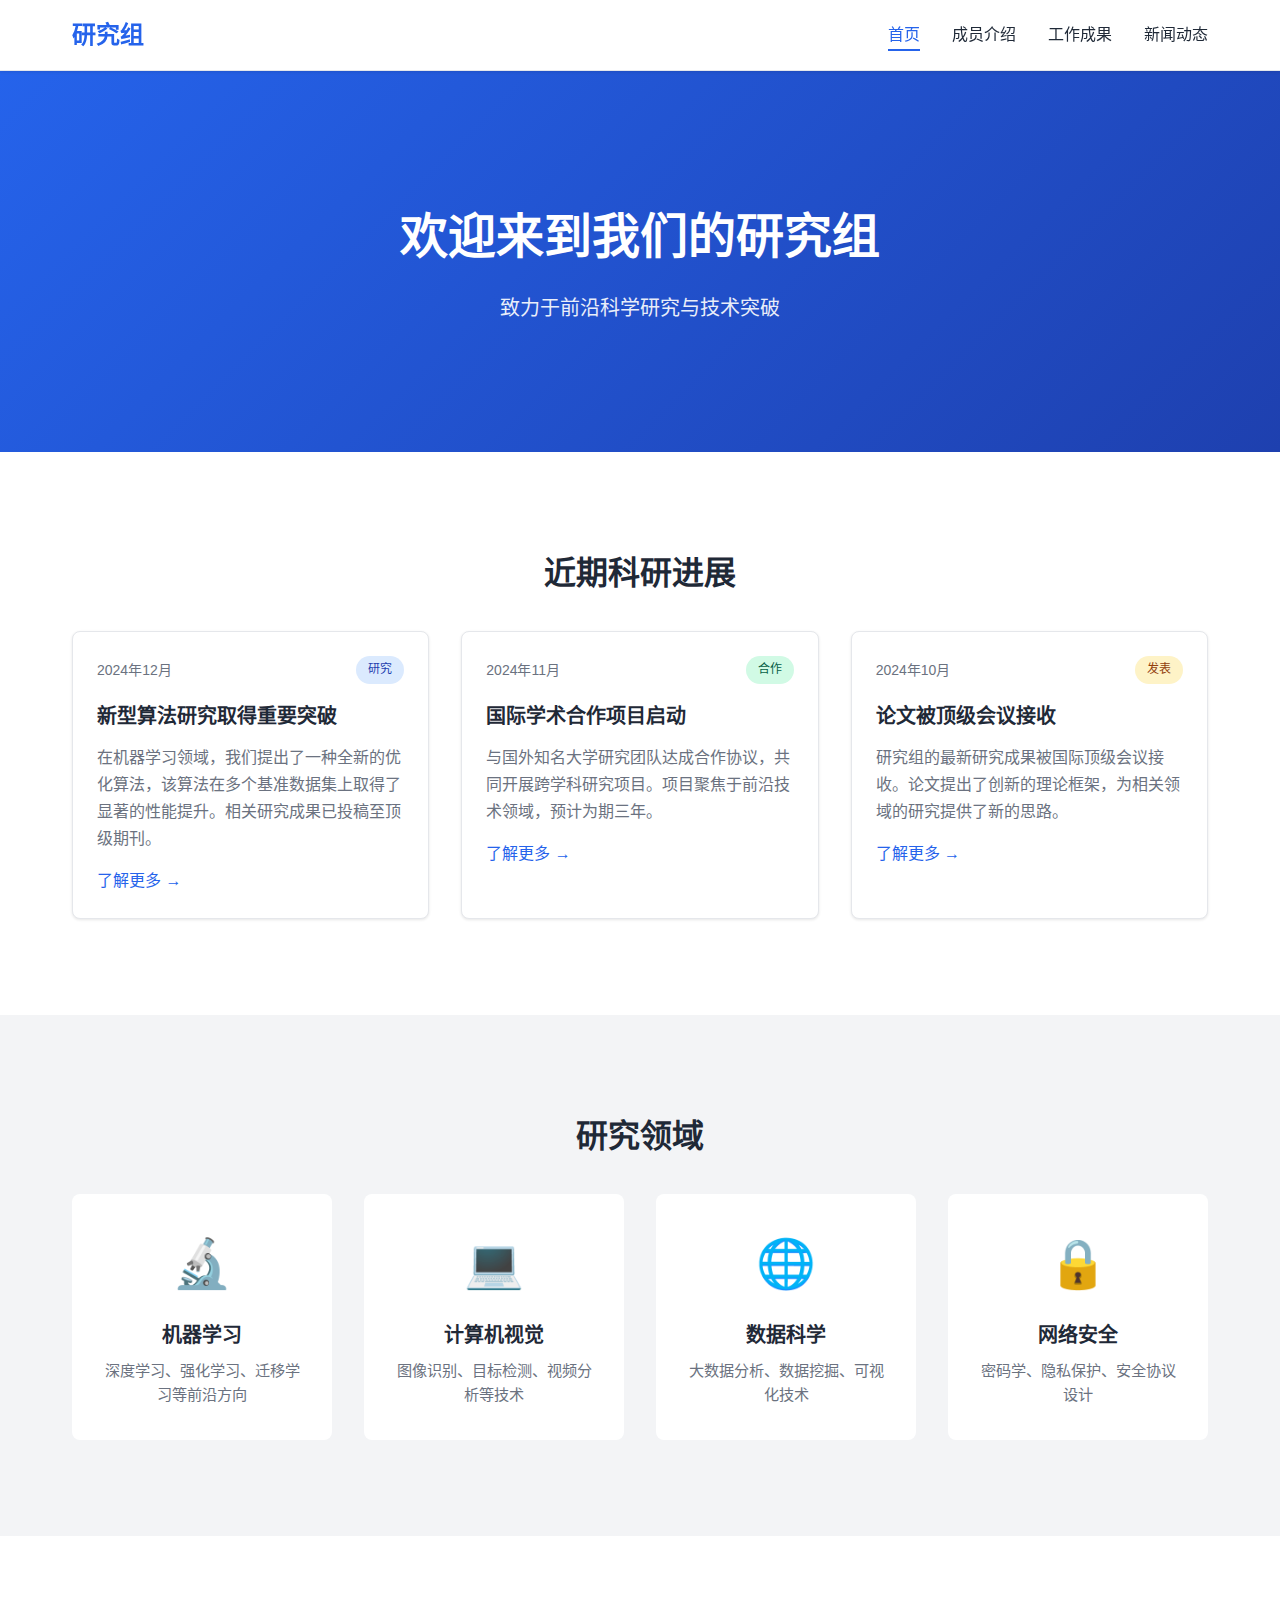
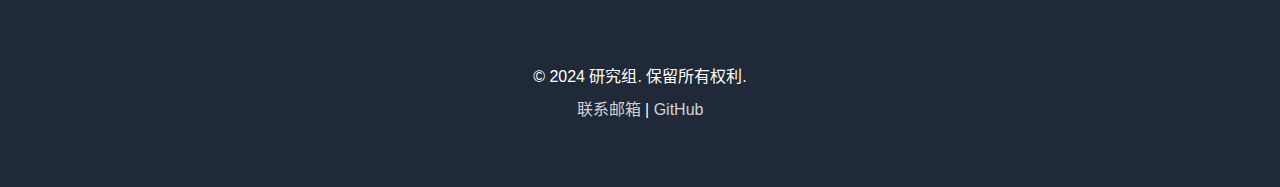
<file: index.html>
<!DOCTYPE html>
<html lang="zh-CN">
<head>
  <meta charset="UTF-8" />
  <meta http-equiv="X-UA-Compatible" content="IE=edge" />
  <meta name="viewport" content="width=device-width, initial-scale=1.0" />
  <title>课题组主页 | Research Group</title>
  <meta name="description" content="课题组官方网站，展示最新科研进展、成员信息、研究成果和新闻动态。" />
  <link rel="stylesheet" href="styles.css" />
</head>
<body>
  <!-- 导航栏 -->
  <nav class="navbar">
    <div class="nav-container">
      <a href="index.html" class="nav-logo">研究组</a>
      <ul class="nav-menu">
        <li><a href="index.html" class="nav-link active">首页</a></li>
        <li><a href="members.html" class="nav-link">成员介绍</a></li>
        <li><a href="achievements.html" class="nav-link">工作成果</a></li>
        <li><a href="news.html" class="nav-link">新闻动态</a></li>
      </ul>
      <div class="nav-toggle" id="navToggle">
        <span></span>
        <span></span>
        <span></span>
      </div>
    </div>
  </nav>

  <!-- 主要内容 -->
  <main class="main-content">
    <!-- 欢迎横幅 -->
    <section class="hero-section">
      <div class="container">
        <h1 class="hero-title">欢迎来到我们的研究组</h1>
        <p class="hero-subtitle">致力于前沿科学研究与技术突破</p>
      </div>
    </section>

    <!-- 近期科研进展 -->
    <section class="section">
      <div class="container">
        <h2 class="section-title">近期科研进展</h2>
        <div class="progress-grid">
          <article class="progress-card">
            <div class="card-header">
              <span class="card-date">2024年12月</span>
              <span class="card-tag tag-research">研究</span>
            </div>
            <h3 class="card-title">新型算法研究取得重要突破</h3>
            <p class="card-content">
              在机器学习领域，我们提出了一种全新的优化算法，该算法在多个基准数据集上取得了显著的性能提升。相关研究成果已投稿至顶级期刊。
            </p>
            <a href="news.html#progress-1" class="card-link">了解更多 →</a>
          </article>

          <article class="progress-card">
            <div class="card-header">
              <span class="card-date">2024年11月</span>
              <span class="card-tag tag-collaboration">合作</span>
            </div>
            <h3 class="card-title">国际学术合作项目启动</h3>
            <p class="card-content">
              与国外知名大学研究团队达成合作协议，共同开展跨学科研究项目。项目聚焦于前沿技术领域，预计为期三年。
            </p>
            <a href="news.html#progress-2" class="card-link">了解更多 →</a>
          </article>

          <article class="progress-card">
            <div class="card-header">
              <span class="card-date">2024年10月</span>
              <span class="card-tag tag-publication">发表</span>
            </div>
            <h3 class="card-title">论文被顶级会议接收</h3>
            <p class="card-content">
              研究组的最新研究成果被国际顶级会议接收。论文提出了创新的理论框架，为相关领域的研究提供了新的思路。
            </p>
            <a href="news.html#progress-3" class="card-link">了解更多 →</a>
          </article>
        </div>
      </div>
    </section>

    <!-- 研究领域 -->
    <section class="section section-alt">
      <div class="container">
        <h2 class="section-title">研究领域</h2>
        <div class="research-areas">
          <div class="area-item">
            <div class="area-icon">🔬</div>
            <h3 class="area-title">机器学习</h3>
            <p class="area-desc">深度学习、强化学习、迁移学习等前沿方向</p>
          </div>
          <div class="area-item">
            <div class="area-icon">💻</div>
            <h3 class="area-title">计算机视觉</h3>
            <p class="area-desc">图像识别、目标检测、视频分析等技术</p>
          </div>
          <div class="area-item">
            <div class="area-icon">🌐</div>
            <h3 class="area-title">数据科学</h3>
            <p class="area-desc">大数据分析、数据挖掘、可视化技术</p>
          </div>
          <div class="area-item">
            <div class="area-icon">🔒</div>
            <h3 class="area-title">网络安全</h3>
            <p class="area-desc">密码学、隐私保护、安全协议设计</p>
          </div>
        </div>
      </div>
    </section>
  </main>

  <!-- 页脚 -->
  <footer class="footer">
    <div class="container">
      <p>&copy; 2024 研究组. 保留所有权利.</p>
      <p class="footer-links">
        <a href="mailto:contact@example.com">联系邮箱</a> | 
        <a href="https://github.com">GitHub</a>
      </p>
    </div>
  </footer>

  <script src="script.js"></script>
</body>
</html>
</file>
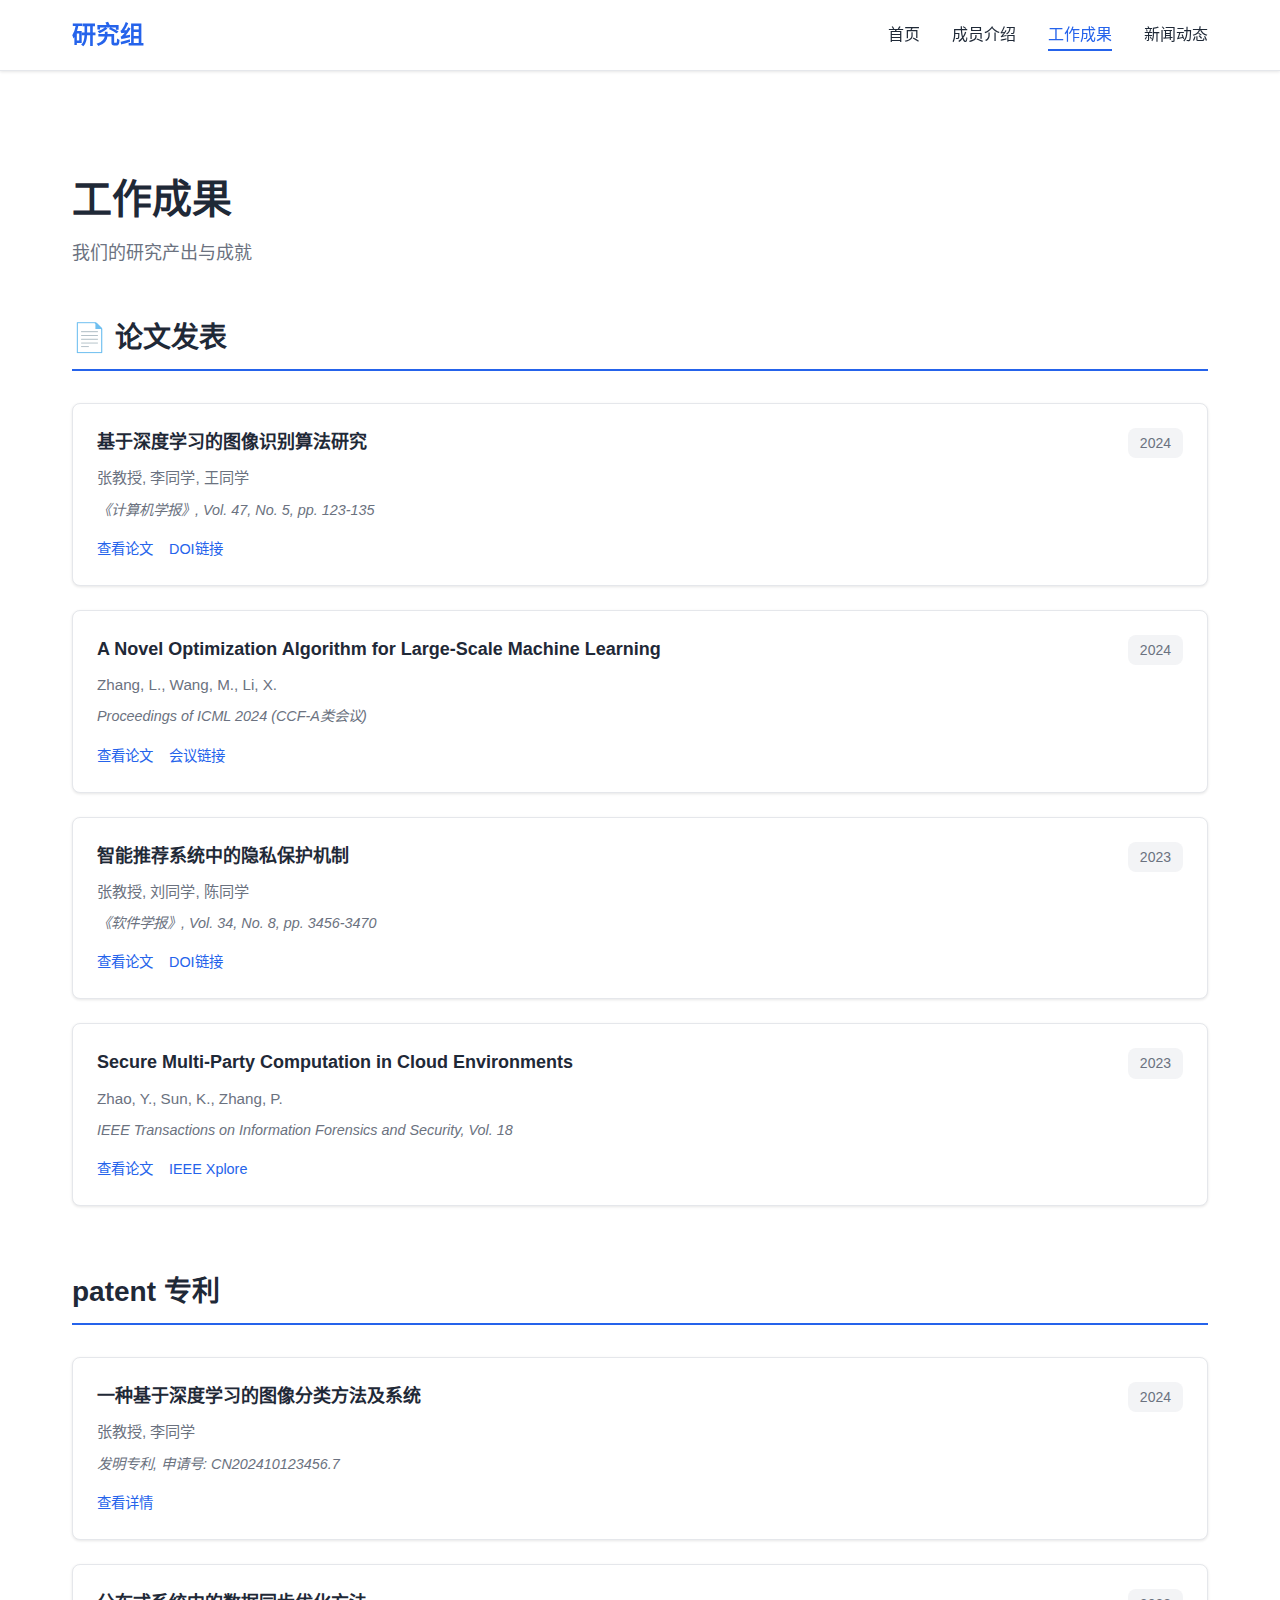
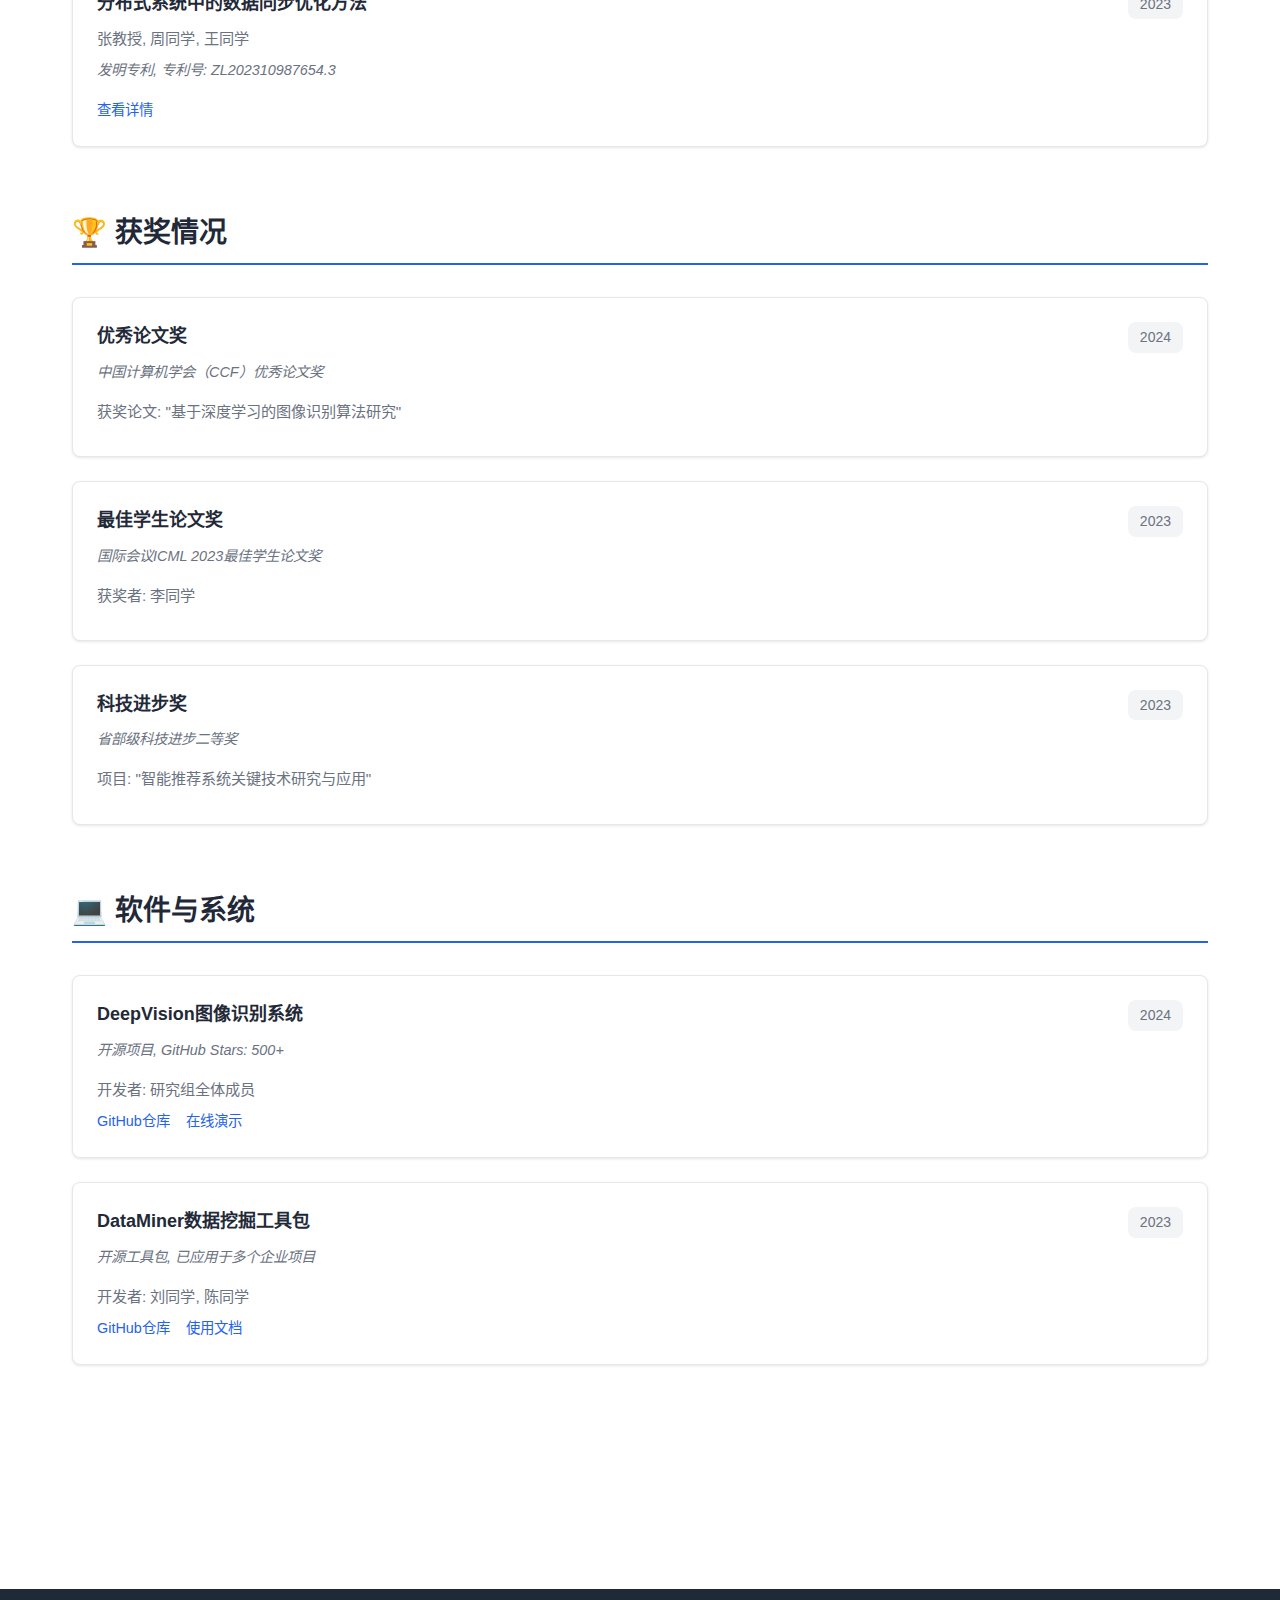
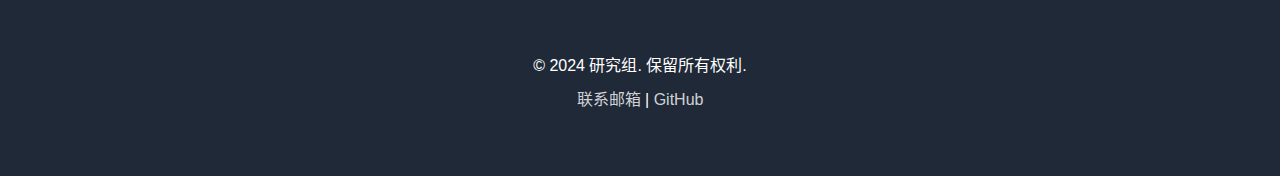
<file: achievements.html>
<!DOCTYPE html>
<html lang="zh-CN">
<head>
  <meta charset="UTF-8" />
  <meta http-equiv="X-UA-Compatible" content="IE=edge" />
  <meta name="viewport" content="width=device-width, initial-scale=1.0" />
  <title>工作成果 | Research Group</title>
  <meta name="description" content="研究组的工作成果展示，包括发表的论文、申请的专利、获得的奖项等。" />
  <link rel="stylesheet" href="styles.css" />
</head>
<body>
  <!-- 导航栏 -->
  <nav class="navbar">
    <div class="nav-container">
      <a href="index.html" class="nav-logo">研究组</a>
      <ul class="nav-menu">
        <li><a href="index.html" class="nav-link">首页</a></li>
        <li><a href="members.html" class="nav-link">成员介绍</a></li>
        <li><a href="achievements.html" class="nav-link active">工作成果</a></li>
        <li><a href="news.html" class="nav-link">新闻动态</a></li>
      </ul>
      <div class="nav-toggle" id="navToggle">
        <span></span>
        <span></span>
        <span></span>
      </div>
    </div>
  </nav>

  <!-- 主要内容 -->
  <main class="main-content">
    <section class="section">
      <div class="container">
        <h1 class="page-title">工作成果</h1>
        <p class="page-subtitle">我们的研究产出与成就</p>

        <!-- 论文发表 -->
        <div class="achievement-section">
          <h2 class="achievement-section-title">📄 论文发表</h2>
          <div class="achievement-list">
            <div class="achievement-item">
              <div class="achievement-header">
                <h3 class="achievement-title">基于深度学习的图像识别算法研究</h3>
                <span class="achievement-year">2024</span>
              </div>
              <p class="achievement-authors">张教授, 李同学, 王同学</p>
              <p class="achievement-venue">《计算机学报》, Vol. 47, No. 5, pp. 123-135</p>
              <div class="achievement-actions">
                <a href="#" class="btn-link">查看论文</a>
                <a href="#" class="btn-link">DOI链接</a>
              </div>
            </div>

            <div class="achievement-item">
              <div class="achievement-header">
                <h3 class="achievement-title">A Novel Optimization Algorithm for Large-Scale Machine Learning</h3>
                <span class="achievement-year">2024</span>
              </div>
              <p class="achievement-authors">Zhang, L., Wang, M., Li, X.</p>
              <p class="achievement-venue">Proceedings of ICML 2024 (CCF-A类会议)</p>
              <div class="achievement-actions">
                <a href="#" class="btn-link">查看论文</a>
                <a href="#" class="btn-link">会议链接</a>
              </div>
            </div>

            <div class="achievement-item">
              <div class="achievement-header">
                <h3 class="achievement-title">智能推荐系统中的隐私保护机制</h3>
                <span class="achievement-year">2023</span>
              </div>
              <p class="achievement-authors">张教授, 刘同学, 陈同学</p>
              <p class="achievement-venue">《软件学报》, Vol. 34, No. 8, pp. 3456-3470</p>
              <div class="achievement-actions">
                <a href="#" class="btn-link">查看论文</a>
                <a href="#" class="btn-link">DOI链接</a>
              </div>
            </div>

            <div class="achievement-item">
              <div class="achievement-header">
                <h3 class="achievement-title">Secure Multi-Party Computation in Cloud Environments</h3>
                <span class="achievement-year">2023</span>
              </div>
              <p class="achievement-authors">Zhao, Y., Sun, K., Zhang, P.</p>
              <p class="achievement-venue">IEEE Transactions on Information Forensics and Security, Vol. 18</p>
              <div class="achievement-actions">
                <a href="#" class="btn-link">查看论文</a>
                <a href="#" class="btn-link">IEEE Xplore</a>
              </div>
            </div>
          </div>
        </div>

        <!-- 专利 -->
        <div class="achievement-section">
          <h2 class="achievement-section-title"> patent 专利</h2>
          <div class="achievement-list">
            <div class="achievement-item">
              <div class="achievement-header">
                <h3 class="achievement-title">一种基于深度学习的图像分类方法及系统</h3>
                <span class="achievement-year">2024</span>
              </div>
              <p class="achievement-authors">张教授, 李同学</p>
              <p class="achievement-venue">发明专利, 申请号: CN202410123456.7</p>
              <div class="achievement-actions">
                <a href="#" class="btn-link">查看详情</a>
              </div>
            </div>

            <div class="achievement-item">
              <div class="achievement-header">
                <h3 class="achievement-title">分布式系统中的数据同步优化方法</h3>
                <span class="achievement-year">2023</span>
              </div>
              <p class="achievement-authors">张教授, 周同学, 王同学</p>
              <p class="achievement-venue">发明专利, 专利号: ZL202310987654.3</p>
              <div class="achievement-actions">
                <a href="#" class="btn-link">查看详情</a>
              </div>
            </div>
          </div>
        </div>

        <!-- 获奖情况 -->
        <div class="achievement-section">
          <h2 class="achievement-section-title">🏆 获奖情况</h2>
          <div class="achievement-list">
            <div class="achievement-item">
              <div class="achievement-header">
                <h3 class="achievement-title">优秀论文奖</h3>
                <span class="achievement-year">2024</span>
              </div>
              <p class="achievement-venue">中国计算机学会（CCF）优秀论文奖</p>
              <p class="achievement-authors">获奖论文: "基于深度学习的图像识别算法研究"</p>
            </div>

            <div class="achievement-item">
              <div class="achievement-header">
                <h3 class="achievement-title">最佳学生论文奖</h3>
                <span class="achievement-year">2023</span>
              </div>
              <p class="achievement-venue">国际会议ICML 2023最佳学生论文奖</p>
              <p class="achievement-authors">获奖者: 李同学</p>
            </div>

            <div class="achievement-item">
              <div class="achievement-header">
                <h3 class="achievement-title">科技进步奖</h3>
                <span class="achievement-year">2023</span>
              </div>
              <p class="achievement-venue">省部级科技进步二等奖</p>
              <p class="achievement-authors">项目: "智能推荐系统关键技术研究与应用"</p>
            </div>
          </div>
        </div>

        <!-- 软件/系统 -->
        <div class="achievement-section">
          <h2 class="achievement-section-title">💻 软件与系统</h2>
          <div class="achievement-list">
            <div class="achievement-item">
              <div class="achievement-header">
                <h3 class="achievement-title">DeepVision图像识别系统</h3>
                <span class="achievement-year">2024</span>
              </div>
              <p class="achievement-venue">开源项目, GitHub Stars: 500+</p>
              <p class="achievement-authors">开发者: 研究组全体成员</p>
              <div class="achievement-actions">
                <a href="#" class="btn-link">GitHub仓库</a>
                <a href="#" class="btn-link">在线演示</a>
              </div>
            </div>

            <div class="achievement-item">
              <div class="achievement-header">
                <h3 class="achievement-title">DataMiner数据挖掘工具包</h3>
                <span class="achievement-year">2023</span>
              </div>
              <p class="achievement-venue">开源工具包, 已应用于多个企业项目</p>
              <p class="achievement-authors">开发者: 刘同学, 陈同学</p>
              <div class="achievement-actions">
                <a href="#" class="btn-link">GitHub仓库</a>
                <a href="#" class="btn-link">使用文档</a>
              </div>
            </div>
          </div>
        </div>
      </div>
    </section>
  </main>

  <!-- 页脚 -->
  <footer class="footer">
    <div class="container">
      <p>&copy; 2024 研究组. 保留所有权利.</p>
      <p class="footer-links">
        <a href="mailto:contact@example.com">联系邮箱</a> | 
        <a href="https://github.com">GitHub</a>
      </p>
    </div>
  </footer>

  <script src="script.js"></script>
</body>
</html>
</file>
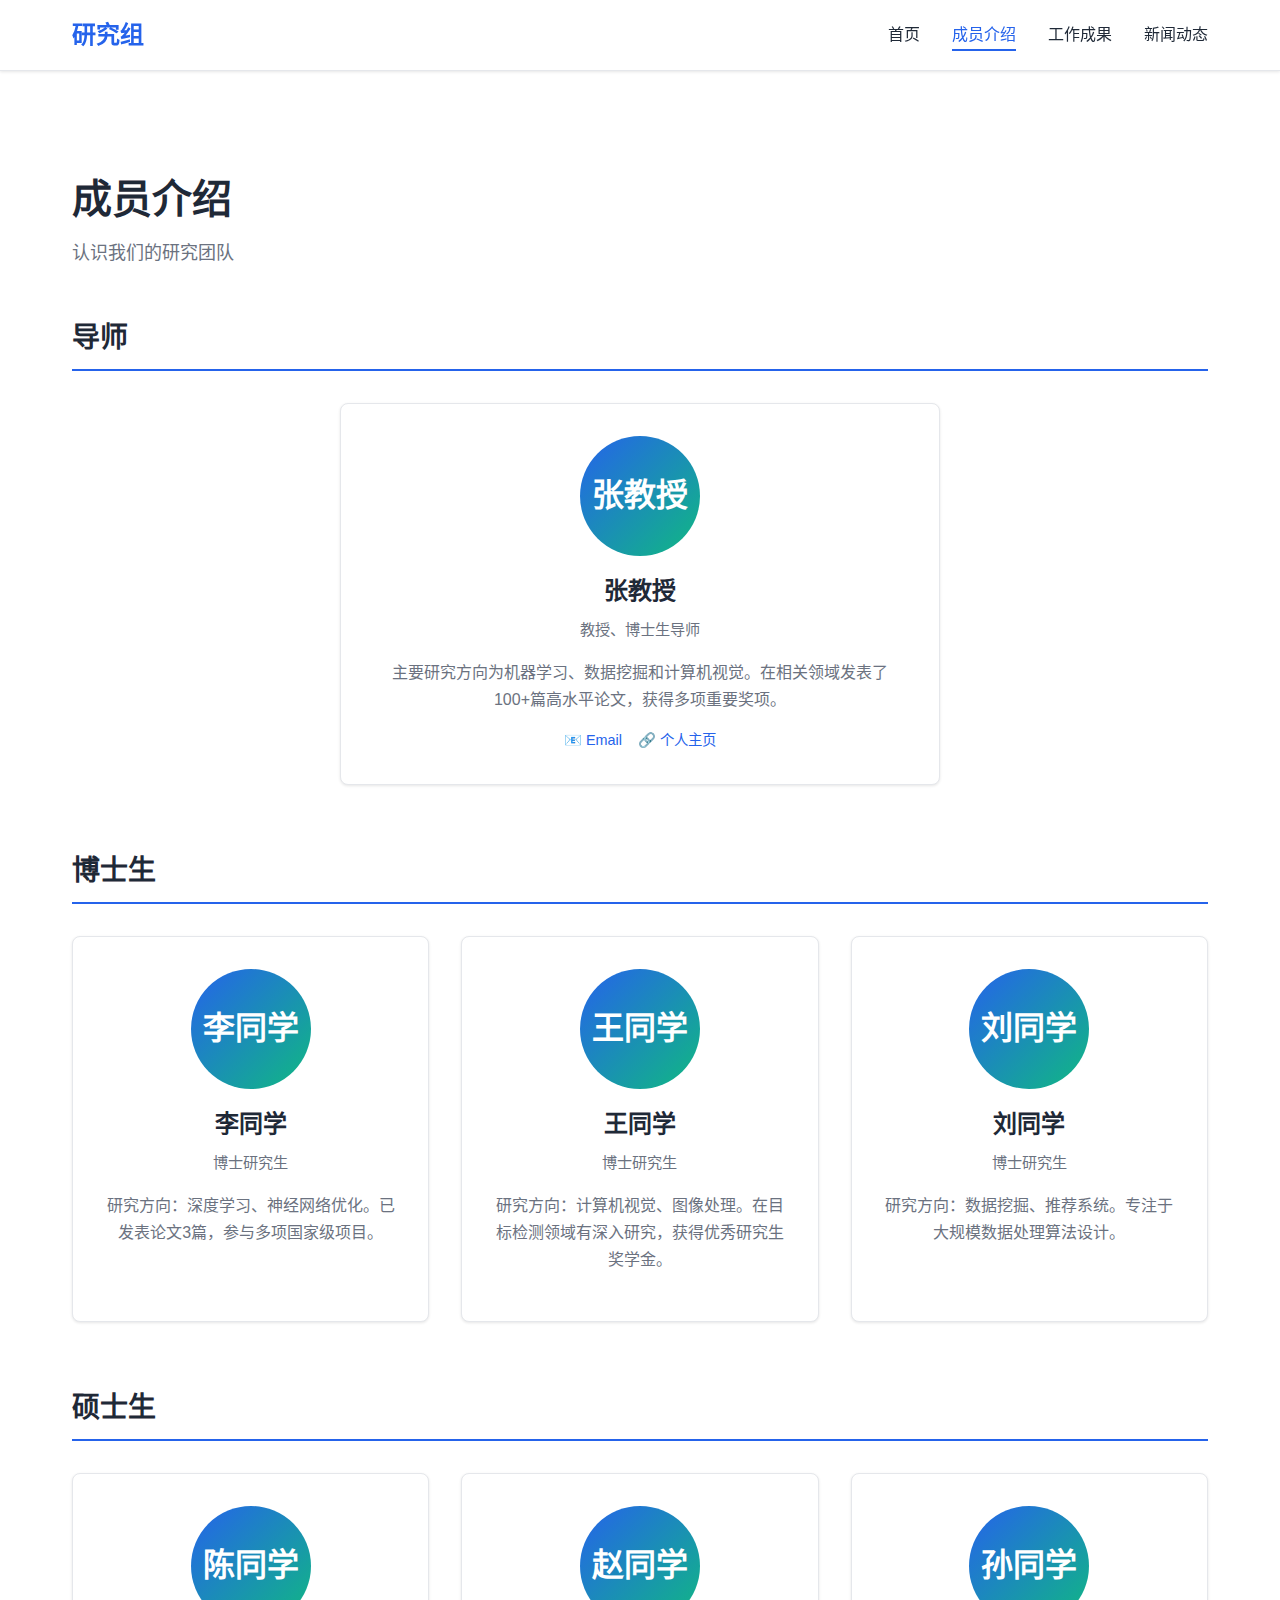
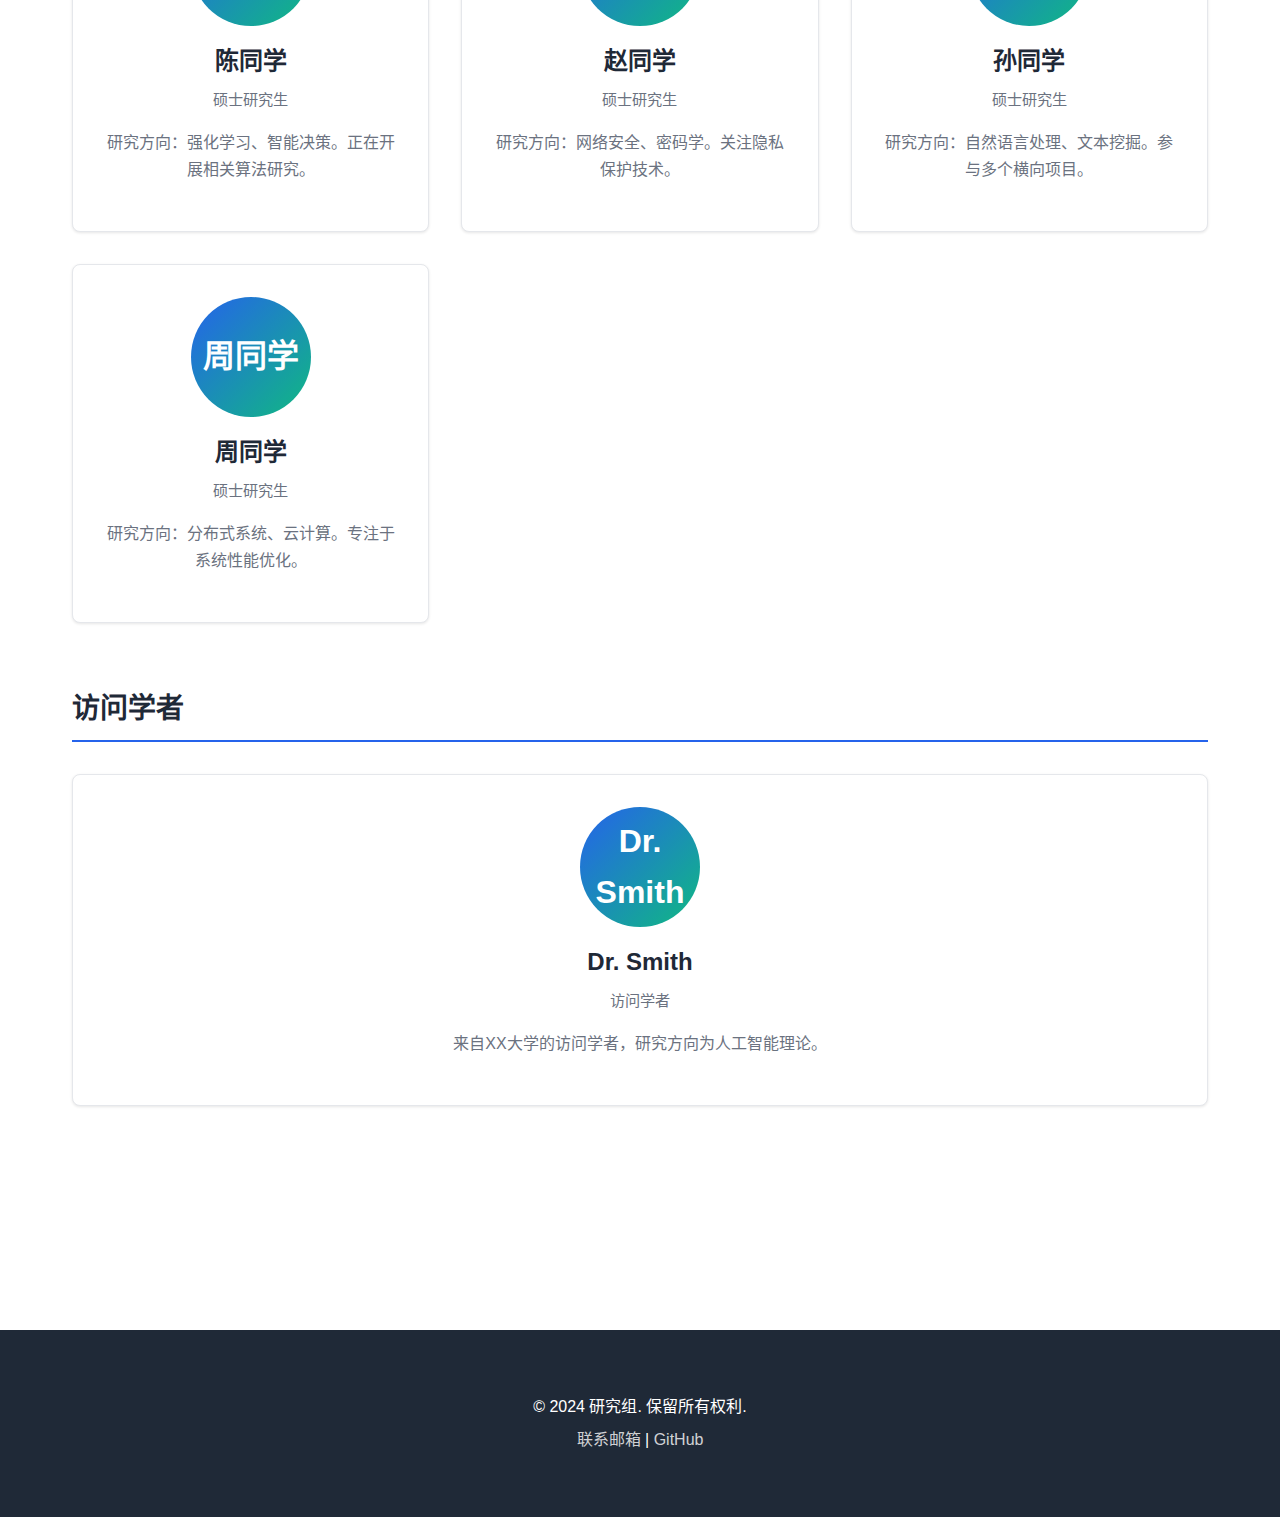
<file: members.html>
<!DOCTYPE html>
<html lang="zh-CN">
<head>
  <meta charset="UTF-8" />
  <meta http-equiv="X-UA-Compatible" content="IE=edge" />
  <meta name="viewport" content="width=device-width, initial-scale=1.0" />
  <title>成员介绍 | Research Group</title>
  <meta name="description" content="研究组成员介绍，包括导师、博士生、硕士生和访问学者。" />
  <link rel="stylesheet" href="styles.css" />
</head>
<body>
  <!-- 导航栏 -->
  <nav class="navbar">
    <div class="nav-container">
      <a href="index.html" class="nav-logo">研究组</a>
      <ul class="nav-menu">
        <li><a href="index.html" class="nav-link">首页</a></li>
        <li><a href="members.html" class="nav-link active">成员介绍</a></li>
        <li><a href="achievements.html" class="nav-link">工作成果</a></li>
        <li><a href="news.html" class="nav-link">新闻动态</a></li>
      </ul>
      <div class="nav-toggle" id="navToggle">
        <span></span>
        <span></span>
        <span></span>
      </div>
    </div>
  </nav>

  <!-- 主要内容 -->
  <main class="main-content">
    <section class="section">
      <div class="container">
        <h1 class="page-title">成员介绍</h1>
        <p class="page-subtitle">认识我们的研究团队</p>

        <!-- 导师 -->
        <div class="member-section">
          <h2 class="member-section-title">导师</h2>
          <div class="members-grid">
            <div class="member-card member-card-large">
              <div class="member-avatar">
                <div class="avatar-placeholder">张教授</div>
              </div>
              <h3 class="member-name">张教授</h3>
              <p class="member-title">教授、博士生导师</p>
              <p class="member-bio">
                主要研究方向为机器学习、数据挖掘和计算机视觉。在相关领域发表了100+篇高水平论文，获得多项重要奖项。
              </p>
              <div class="member-contact">
                <a href="mailto:zhang@example.com" class="contact-link">📧 Email</a>
                <a href="#" class="contact-link">🔗 个人主页</a>
              </div>
            </div>
          </div>
        </div>

        <!-- 博士生 -->
        <div class="member-section">
          <h2 class="member-section-title">博士生</h2>
          <div class="members-grid">
            <div class="member-card">
              <div class="member-avatar">
                <div class="avatar-placeholder">李同学</div>
              </div>
              <h3 class="member-name">李同学</h3>
              <p class="member-title">博士研究生</p>
              <p class="member-bio">
                研究方向：深度学习、神经网络优化。已发表论文3篇，参与多项国家级项目。
              </p>
            </div>
            <div class="member-card">
              <div class="member-avatar">
                <div class="avatar-placeholder">王同学</div>
              </div>
              <h3 class="member-name">王同学</h3>
              <p class="member-title">博士研究生</p>
              <p class="member-bio">
                研究方向：计算机视觉、图像处理。在目标检测领域有深入研究，获得优秀研究生奖学金。
              </p>
            </div>
            <div class="member-card">
              <div class="member-avatar">
                <div class="avatar-placeholder">刘同学</div>
              </div>
              <h3 class="member-name">刘同学</h3>
              <p class="member-title">博士研究生</p>
              <p class="member-bio">
                研究方向：数据挖掘、推荐系统。专注于大规模数据处理算法设计。
              </p>
            </div>
          </div>
        </div>

        <!-- 硕士生 -->
        <div class="member-section">
          <h2 class="member-section-title">硕士生</h2>
          <div class="members-grid">
            <div class="member-card">
              <div class="member-avatar">
                <div class="avatar-placeholder">陈同学</div>
              </div>
              <h3 class="member-name">陈同学</h3>
              <p class="member-title">硕士研究生</p>
              <p class="member-bio">
                研究方向：强化学习、智能决策。正在开展相关算法研究。
              </p>
            </div>
            <div class="member-card">
              <div class="member-avatar">
                <div class="avatar-placeholder">赵同学</div>
              </div>
              <h3 class="member-name">赵同学</h3>
              <p class="member-title">硕士研究生</p>
              <p class="member-bio">
                研究方向：网络安全、密码学。关注隐私保护技术。
              </p>
            </div>
            <div class="member-card">
              <div class="member-avatar">
                <div class="avatar-placeholder">孙同学</div>
              </div>
              <h3 class="member-name">孙同学</h3>
              <p class="member-title">硕士研究生</p>
              <p class="member-bio">
                研究方向：自然语言处理、文本挖掘。参与多个横向项目。
              </p>
            </div>
            <div class="member-card">
              <div class="member-avatar">
                <div class="avatar-placeholder">周同学</div>
              </div>
              <h3 class="member-name">周同学</h3>
              <p class="member-title">硕士研究生</p>
              <p class="member-bio">
                研究方向：分布式系统、云计算。专注于系统性能优化。
              </p>
            </div>
          </div>
        </div>

        <!-- 访问学者 -->
        <div class="member-section">
          <h2 class="member-section-title">访问学者</h2>
          <div class="members-grid">
            <div class="member-card">
              <div class="member-avatar">
                <div class="avatar-placeholder">Dr. Smith</div>
              </div>
              <h3 class="member-name">Dr. Smith</h3>
              <p class="member-title">访问学者</p>
              <p class="member-bio">
                来自XX大学的访问学者，研究方向为人工智能理论。
              </p>
            </div>
          </div>
        </div>
      </div>
    </section>
  </main>

  <!-- 页脚 -->
  <footer class="footer">
    <div class="container">
      <p>&copy; 2024 研究组. 保留所有权利.</p>
      <p class="footer-links">
        <a href="mailto:contact@example.com">联系邮箱</a> | 
        <a href="https://github.com">GitHub</a>
      </p>
    </div>
  </footer>

  <script src="script.js"></script>
</body>
</html>
</file>
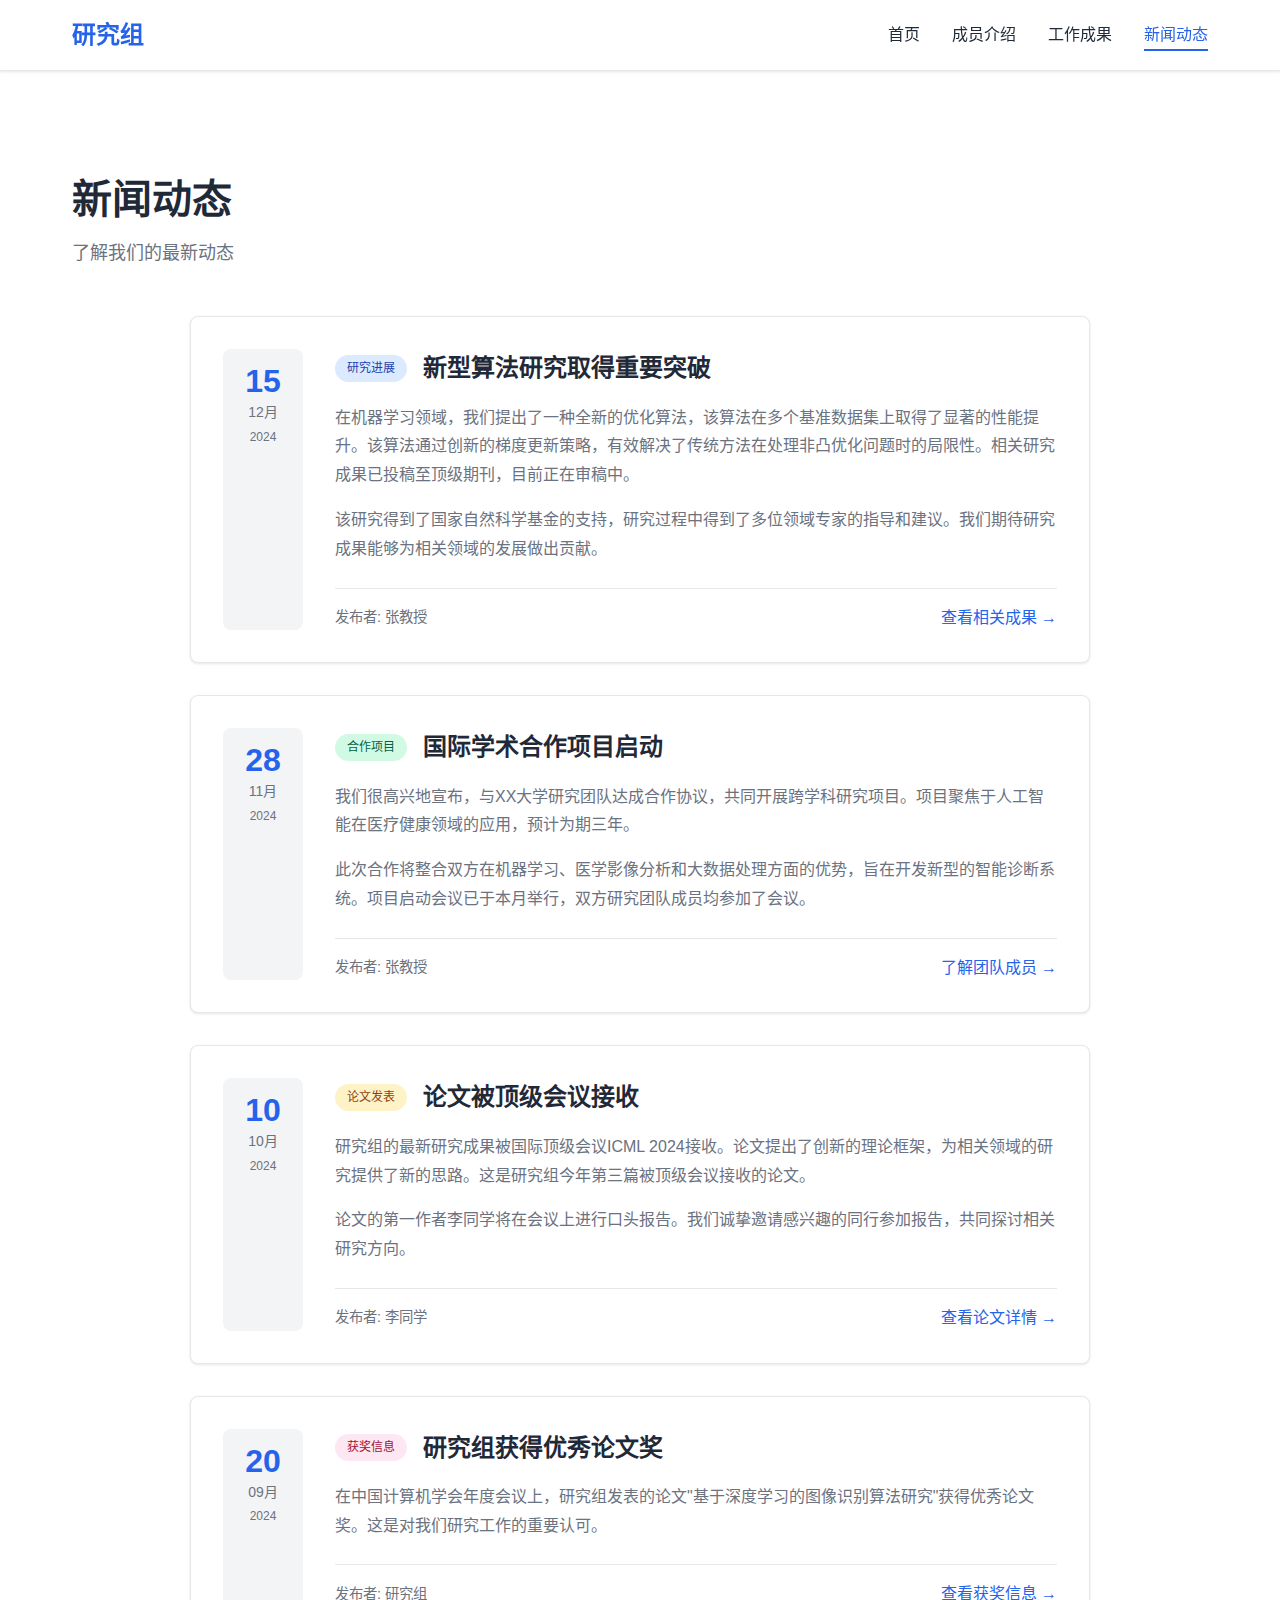
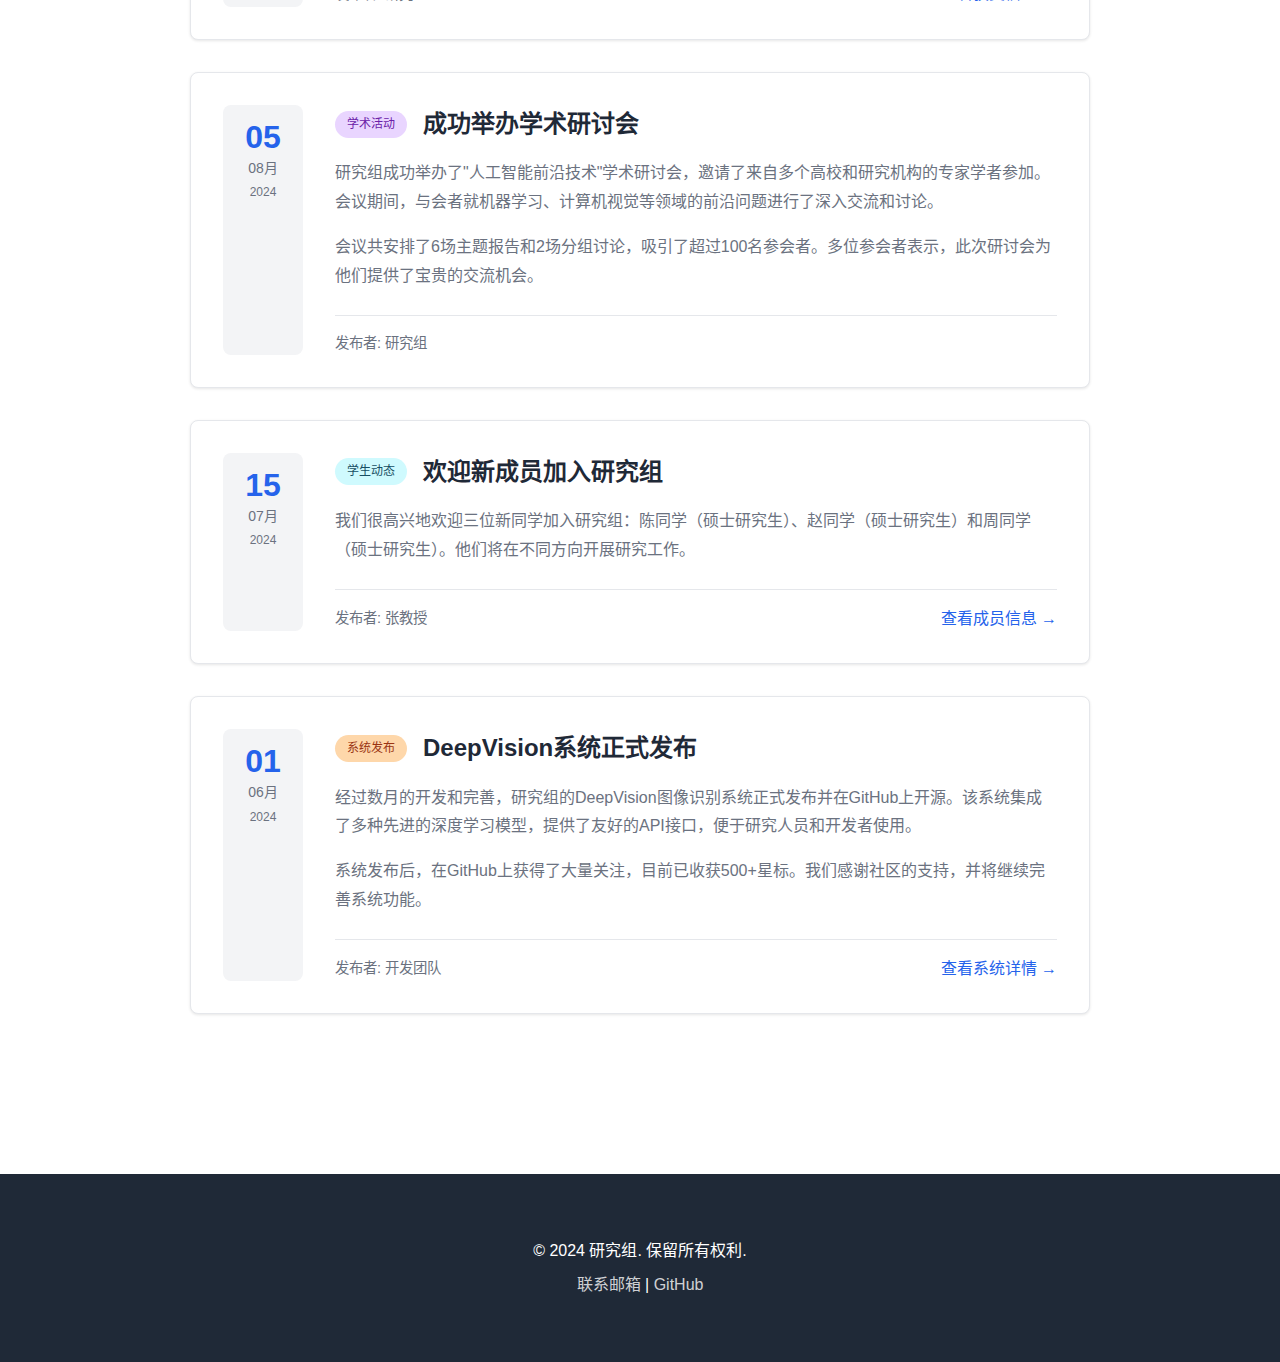
<file: news.html>
<!DOCTYPE html>
<html lang="zh-CN">
<head>
  <meta charset="UTF-8" />
  <meta http-equiv="X-UA-Compatible" content="IE=edge" />
  <meta name="viewport" content="width=device-width, initial-scale=1.0" />
  <title>新闻动态 | Research Group</title>
  <meta name="description" content="研究组的最新新闻动态和重要通知。" />
  <link rel="stylesheet" href="styles.css" />
</head>
<body>
  <!-- 导航栏 -->
  <nav class="navbar">
    <div class="nav-container">
      <a href="index.html" class="nav-logo">研究组</a>
      <ul class="nav-menu">
        <li><a href="index.html" class="nav-link">首页</a></li>
        <li><a href="members.html" class="nav-link">成员介绍</a></li>
        <li><a href="achievements.html" class="nav-link">工作成果</a></li>
        <li><a href="news.html" class="nav-link active">新闻动态</a></li>
      </ul>
      <div class="nav-toggle" id="navToggle">
        <span></span>
        <span></span>
        <span></span>
      </div>
    </div>
  </nav>

  <!-- 主要内容 -->
  <main class="main-content">
    <section class="section">
      <div class="container">
        <h1 class="page-title">新闻动态</h1>
        <p class="page-subtitle">了解我们的最新动态</p>

        <!-- 新闻列表 -->
        <div class="news-list">
          <!-- 2024年12月 -->
          <article id="progress-1" class="news-item">
            <div class="news-date">
              <span class="date-day">15</span>
              <span class="date-month">12月</span>
              <span class="date-year">2024</span>
            </div>
            <div class="news-content">
              <div class="news-header">
                <span class="news-category category-research">研究进展</span>
                <h2 class="news-title">新型算法研究取得重要突破</h2>
              </div>
              <p class="news-text">
                在机器学习领域，我们提出了一种全新的优化算法，该算法在多个基准数据集上取得了显著的性能提升。该算法通过创新的梯度更新策略，有效解决了传统方法在处理非凸优化问题时的局限性。相关研究成果已投稿至顶级期刊，目前正在审稿中。
              </p>
              <p class="news-text">
                该研究得到了国家自然科学基金的支持，研究过程中得到了多位领域专家的指导和建议。我们期待研究成果能够为相关领域的发展做出贡献。
              </p>
              <div class="news-meta">
                <span class="news-author">发布者: 张教授</span>
                <a href="achievements.html" class="news-link">查看相关成果 →</a>
              </div>
            </div>
          </article>

          <article id="progress-2" class="news-item">
            <div class="news-date">
              <span class="date-day">28</span>
              <span class="date-month">11月</span>
              <span class="date-year">2024</span>
            </div>
            <div class="news-content">
              <div class="news-header">
                <span class="news-category category-collaboration">合作项目</span>
                <h2 class="news-title">国际学术合作项目启动</h2>
              </div>
              <p class="news-text">
                我们很高兴地宣布，与XX大学研究团队达成合作协议，共同开展跨学科研究项目。项目聚焦于人工智能在医疗健康领域的应用，预计为期三年。
              </p>
              <p class="news-text">
                此次合作将整合双方在机器学习、医学影像分析和大数据处理方面的优势，旨在开发新型的智能诊断系统。项目启动会议已于本月举行，双方研究团队成员均参加了会议。
              </p>
              <div class="news-meta">
                <span class="news-author">发布者: 张教授</span>
                <a href="members.html" class="news-link">了解团队成员 →</a>
              </div>
            </div>
          </article>

          <article id="progress-3" class="news-item">
            <div class="news-date">
              <span class="date-day">10</span>
              <span class="date-month">10月</span>
              <span class="date-year">2024</span>
            </div>
            <div class="news-content">
              <div class="news-header">
                <span class="news-category category-publication">论文发表</span>
                <h2 class="news-title">论文被顶级会议接收</h2>
              </div>
              <p class="news-text">
                研究组的最新研究成果被国际顶级会议ICML 2024接收。论文提出了创新的理论框架，为相关领域的研究提供了新的思路。这是研究组今年第三篇被顶级会议接收的论文。
              </p>
              <p class="news-text">
                论文的第一作者李同学将在会议上进行口头报告。我们诚挚邀请感兴趣的同行参加报告，共同探讨相关研究方向。
              </p>
              <div class="news-meta">
                <span class="news-author">发布者: 李同学</span>
                <a href="achievements.html" class="news-link">查看论文详情 →</a>
              </div>
            </div>
          </article>

          <!-- 2024年9月 -->
          <article class="news-item">
            <div class="news-date">
              <span class="date-day">20</span>
              <span class="date-month">09月</span>
              <span class="date-year">2024</span>
            </div>
            <div class="news-content">
              <div class="news-header">
                <span class="news-category category-award">获奖信息</span>
                <h2 class="news-title">研究组获得优秀论文奖</h2>
              </div>
              <p class="news-text">
                在中国计算机学会年度会议上，研究组发表的论文"基于深度学习的图像识别算法研究"获得优秀论文奖。这是对我们研究工作的重要认可。
              </p>
              <div class="news-meta">
                <span class="news-author">发布者: 研究组</span>
                <a href="achievements.html" class="news-link">查看获奖信息 →</a>
              </div>
            </div>
          </article>

          <!-- 2024年8月 -->
          <article class="news-item">
            <div class="news-date">
              <span class="date-day">05</span>
              <span class="date-month">08月</span>
              <span class="date-year">2024</span>
            </div>
            <div class="news-content">
              <div class="news-header">
                <span class="news-category category-event">学术活动</span>
                <h2 class="news-title">成功举办学术研讨会</h2>
              </div>
              <p class="news-text">
                研究组成功举办了"人工智能前沿技术"学术研讨会，邀请了来自多个高校和研究机构的专家学者参加。会议期间，与会者就机器学习、计算机视觉等领域的前沿问题进行了深入交流和讨论。
              </p>
              <p class="news-text">
                会议共安排了6场主题报告和2场分组讨论，吸引了超过100名参会者。多位参会者表示，此次研讨会为他们提供了宝贵的交流机会。
              </p>
              <div class="news-meta">
                <span class="news-author">发布者: 研究组</span>
              </div>
            </div>
          </article>

          <!-- 2024年7月 -->
          <article class="news-item">
            <div class="news-date">
              <span class="date-day">15</span>
              <span class="date-month">07月</span>
              <span class="date-year">2024</span>
            </div>
            <div class="news-content">
              <div class="news-header">
                <span class="news-category category-student">学生动态</span>
                <h2 class="news-title">欢迎新成员加入研究组</h2>
              </div>
              <p class="news-text">
                我们很高兴地欢迎三位新同学加入研究组：陈同学（硕士研究生）、赵同学（硕士研究生）和周同学（硕士研究生）。他们将在不同方向开展研究工作。
              </p>
              <div class="news-meta">
                <span class="news-author">发布者: 张教授</span>
                <a href="members.html" class="news-link">查看成员信息 →</a>
              </div>
            </div>
          </article>

          <!-- 2024年6月 -->
          <article class="news-item">
            <div class="news-date">
              <span class="date-day">01</span>
              <span class="date-month">06月</span>
              <span class="date-year">2024</span>
            </div>
            <div class="news-content">
              <div class="news-header">
                <span class="news-category category-release">系统发布</span>
                <h2 class="news-title">DeepVision系统正式发布</h2>
              </div>
              <p class="news-text">
                经过数月的开发和完善，研究组的DeepVision图像识别系统正式发布并在GitHub上开源。该系统集成了多种先进的深度学习模型，提供了友好的API接口，便于研究人员和开发者使用。
              </p>
              <p class="news-text">
                系统发布后，在GitHub上获得了大量关注，目前已收获500+星标。我们感谢社区的支持，并将继续完善系统功能。
              </p>
              <div class="news-meta">
                <span class="news-author">发布者: 开发团队</span>
                <a href="achievements.html" class="news-link">查看系统详情 →</a>
              </div>
            </div>
          </article>
        </div>
      </div>
    </section>
  </main>

  <!-- 页脚 -->
  <footer class="footer">
    <div class="container">
      <p>&copy; 2024 研究组. 保留所有权利.</p>
      <p class="footer-links">
        <a href="mailto:contact@example.com">联系邮箱</a> | 
        <a href="https://github.com">GitHub</a>
      </p>
    </div>
  </footer>

  <script src="script.js"></script>
</body>
</html>
</file>
<file: styles.css>
/* 基础样式重置 */
* {
  box-sizing: border-box;
  margin: 0;
  padding: 0;
}

:root {
  --primary: #2563eb;
  --primary-dark: #1e40af;
  --primary-light: #3b82f6;
  --secondary: #10b981;
  --text: #1f2937;
  --text-light: #6b7280;
  --bg: #ffffff;
  --bg-alt: #f9fafb;
  --bg-section: #f3f4f6;
  --border: #e5e7eb;
  --shadow: 0 1px 3px rgba(0, 0, 0, 0.1);
  --shadow-md: 0 4px 6px rgba(0, 0, 0, 0.1);
  --shadow-lg: 0 10px 15px rgba(0, 0, 0, 0.1);
  --radius: 8px;
  --transition: all 0.3s ease;
}

body {
  font-family: -apple-system, BlinkMacSystemFont, "Segoe UI", "Microsoft YaHei", "Helvetica Neue", Arial, sans-serif;
  line-height: 1.6;
  color: var(--text);
  background-color: var(--bg);
  font-size: 16px;
}

/* 导航栏 */
.navbar {
  background-color: var(--bg);
  border-bottom: 1px solid var(--border);
  box-shadow: var(--shadow);
  position: sticky;
  top: 0;
  z-index: 1000;
  padding: 0;
}

.nav-container {
  max-width: 1200px;
  margin: 0 auto;
  padding: 1rem 2rem;
  display: flex;
  justify-content: space-between;
  align-items: center;
}

.nav-logo {
  font-size: 1.5rem;
  font-weight: 700;
  color: var(--primary);
  text-decoration: none;
  transition: var(--transition);
}

.nav-logo:hover {
  color: var(--primary-dark);
}

.nav-menu {
  display: flex;
  list-style: none;
  gap: 2rem;
  align-items: center;
}

.nav-link {
  color: var(--text);
  text-decoration: none;
  font-weight: 500;
  transition: var(--transition);
  position: relative;
  padding: 0.5rem 0;
}

.nav-link:hover,
.nav-link.active {
  color: var(--primary);
}

.nav-link.active::after {
  content: '';
  position: absolute;
  bottom: 0;
  left: 0;
  right: 0;
  height: 2px;
  background-color: var(--primary);
}

.nav-toggle {
  display: none;
  flex-direction: column;
  cursor: pointer;
  gap: 4px;
}

.nav-toggle span {
  width: 25px;
  height: 3px;
  background-color: var(--text);
  transition: var(--transition);
}

/* 主要内容区域 */
.main-content {
  min-height: calc(100vh - 200px);
}

.container {
  max-width: 1200px;
  margin: 0 auto;
  padding: 2rem;
}

.section {
  padding: 4rem 0;
}

.section-alt {
  background-color: var(--bg-section);
}

.section-title {
  font-size: 2rem;
  font-weight: 700;
  margin-bottom: 2rem;
  color: var(--text);
  text-align: center;
}

/* 欢迎横幅 */
.hero-section {
  background: linear-gradient(135deg, var(--primary) 0%, var(--primary-dark) 100%);
  color: white;
  padding: 6rem 0;
  text-align: center;
}

.hero-title {
  font-size: 3rem;
  font-weight: 700;
  margin-bottom: 1rem;
}

.hero-subtitle {
  font-size: 1.25rem;
  opacity: 0.9;
}

/* 页面标题 */
.page-title {
  font-size: 2.5rem;
  font-weight: 700;
  margin-bottom: 0.5rem;
  color: var(--text);
}

.page-subtitle {
  font-size: 1.125rem;
  color: var(--text-light);
  margin-bottom: 3rem;
}

/* 进展卡片 */
.progress-grid {
  display: grid;
  grid-template-columns: repeat(auto-fit, minmax(300px, 1fr));
  gap: 2rem;
  margin-top: 2rem;
}

.progress-card {
  background: var(--bg);
  border: 1px solid var(--border);
  border-radius: var(--radius);
  padding: 1.5rem;
  box-shadow: var(--shadow);
  transition: var(--transition);
}

.progress-card:hover {
  box-shadow: var(--shadow-lg);
  transform: translateY(-2px);
}

.card-header {
  display: flex;
  justify-content: space-between;
  align-items: center;
  margin-bottom: 1rem;
}

.card-date {
  color: var(--text-light);
  font-size: 0.875rem;
}

.card-tag {
  padding: 0.25rem 0.75rem;
  border-radius: 999px;
  font-size: 0.75rem;
  font-weight: 500;
}

.tag-research {
  background-color: #dbeafe;
  color: var(--primary-dark);
}

.tag-collaboration {
  background-color: #d1fae5;
  color: #065f46;
}

.tag-publication {
  background-color: #fef3c7;
  color: #92400e;
}

.card-title {
  font-size: 1.25rem;
  font-weight: 600;
  margin-bottom: 0.75rem;
  color: var(--text);
}

.card-content {
  color: var(--text-light);
  margin-bottom: 1rem;
  line-height: 1.7;
}

.card-link {
  color: var(--primary);
  text-decoration: none;
  font-weight: 500;
  transition: var(--transition);
}

.card-link:hover {
  color: var(--primary-dark);
}

/* 研究领域 */
.research-areas {
  display: grid;
  grid-template-columns: repeat(auto-fit, minmax(250px, 1fr));
  gap: 2rem;
  margin-top: 2rem;
}

.area-item {
  text-align: center;
  padding: 2rem;
  background: var(--bg);
  border-radius: var(--radius);
  transition: var(--transition);
}

.area-item:hover {
  transform: translateY(-5px);
  box-shadow: var(--shadow-md);
}

.area-icon {
  font-size: 3rem;
  margin-bottom: 1rem;
}

.area-title {
  font-size: 1.25rem;
  font-weight: 600;
  margin-bottom: 0.5rem;
  color: var(--text);
}

.area-desc {
  color: var(--text-light);
  font-size: 0.95rem;
}

/* 成员介绍 */
.member-section {
  margin-bottom: 4rem;
}

.member-section-title {
  font-size: 1.75rem;
  font-weight: 600;
  margin-bottom: 2rem;
  color: var(--text);
  padding-bottom: 0.5rem;
  border-bottom: 2px solid var(--primary);
}

.members-grid {
  display: grid;
  grid-template-columns: repeat(auto-fit, minmax(280px, 1fr));
  gap: 2rem;
}

.member-card {
  background: var(--bg);
  border: 1px solid var(--border);
  border-radius: var(--radius);
  padding: 2rem;
  text-align: center;
  box-shadow: var(--shadow);
  transition: var(--transition);
}

.member-card:hover {
  box-shadow: var(--shadow-lg);
  transform: translateY(-3px);
}

.member-card-large {
  grid-column: 1 / -1;
  max-width: 600px;
  margin: 0 auto;
}

.member-avatar {
  margin-bottom: 1rem;
}

.avatar-placeholder {
  width: 120px;
  height: 120px;
  border-radius: 50%;
  background: linear-gradient(135deg, var(--primary) 0%, var(--secondary) 100%);
  color: white;
  display: flex;
  align-items: center;
  justify-content: center;
  font-size: 2rem;
  font-weight: 600;
  margin: 0 auto;
}

.member-name {
  font-size: 1.5rem;
  font-weight: 600;
  margin-bottom: 0.5rem;
  color: var(--text);
}

.member-title {
  color: var(--text-light);
  margin-bottom: 1rem;
  font-size: 0.95rem;
}

.member-bio {
  color: var(--text-light);
  line-height: 1.7;
  margin-bottom: 1rem;
}

.member-contact {
  display: flex;
  justify-content: center;
  gap: 1rem;
  margin-top: 1rem;
}

.contact-link {
  color: var(--primary);
  text-decoration: none;
  font-size: 0.9rem;
  transition: var(--transition);
}

.contact-link:hover {
  color: var(--primary-dark);
  text-decoration: underline;
}

/* 工作成果 */
.achievement-section {
  margin-bottom: 4rem;
}

.achievement-section-title {
  font-size: 1.75rem;
  font-weight: 600;
  margin-bottom: 2rem;
  color: var(--text);
  padding-bottom: 0.5rem;
  border-bottom: 2px solid var(--primary);
}

.achievement-list {
  display: flex;
  flex-direction: column;
  gap: 1.5rem;
}

.achievement-item {
  background: var(--bg);
  border: 1px solid var(--border);
  border-radius: var(--radius);
  padding: 1.5rem;
  box-shadow: var(--shadow);
  transition: var(--transition);
}

.achievement-item:hover {
  box-shadow: var(--shadow-md);
}

.achievement-header {
  display: flex;
  justify-content: space-between;
  align-items: flex-start;
  margin-bottom: 0.5rem;
  gap: 1rem;
}

.achievement-title {
  font-size: 1.125rem;
  font-weight: 600;
  color: var(--text);
  flex: 1;
}

.achievement-year {
  background-color: var(--bg-section);
  color: var(--text-light);
  padding: 0.25rem 0.75rem;
  border-radius: var(--radius);
  font-size: 0.875rem;
  font-weight: 500;
  white-space: nowrap;
}

.achievement-authors {
  color: var(--text-light);
  font-size: 0.95rem;
  margin-bottom: 0.5rem;
}

.achievement-venue {
  color: var(--text-light);
  font-size: 0.9rem;
  margin-bottom: 1rem;
  font-style: italic;
}

.achievement-actions {
  display: flex;
  gap: 1rem;
}

.btn-link {
  color: var(--primary);
  text-decoration: none;
  font-size: 0.9rem;
  font-weight: 500;
  transition: var(--transition);
}

.btn-link:hover {
  color: var(--primary-dark);
  text-decoration: underline;
}

/* 新闻动态 */
.news-list {
  display: flex;
  flex-direction: column;
  gap: 2rem;
  max-width: 900px;
  margin: 0 auto;
}

.news-item {
  display: flex;
  gap: 2rem;
  background: var(--bg);
  border: 1px solid var(--border);
  border-radius: var(--radius);
  padding: 2rem;
  box-shadow: var(--shadow);
  transition: var(--transition);
}

.news-item:hover {
  box-shadow: var(--shadow-lg);
}

.news-date {
  display: flex;
  flex-direction: column;
  align-items: center;
  justify-content: flex-start;
  min-width: 80px;
  padding: 1rem;
  background: var(--bg-section);
  border-radius: var(--radius);
  text-align: center;
}

.date-day {
  font-size: 2rem;
  font-weight: 700;
  color: var(--primary);
  line-height: 1;
}

.date-month {
  font-size: 0.875rem;
  color: var(--text-light);
  margin-top: 0.25rem;
}

.date-year {
  font-size: 0.75rem;
  color: var(--text-light);
  margin-top: 0.25rem;
}

.news-content {
  flex: 1;
}

.news-header {
  display: flex;
  align-items: center;
  gap: 1rem;
  margin-bottom: 1rem;
  flex-wrap: wrap;
}

.news-category {
  padding: 0.25rem 0.75rem;
  border-radius: 999px;
  font-size: 0.75rem;
  font-weight: 500;
  white-space: nowrap;
}

.category-research {
  background-color: #dbeafe;
  color: var(--primary-dark);
}

.category-collaboration {
  background-color: #d1fae5;
  color: #065f46;
}

.category-publication {
  background-color: #fef3c7;
  color: #92400e;
}

.category-award {
  background-color: #fce7f3;
  color: #9f1239;
}

.category-event {
  background-color: #e9d5ff;
  color: #6b21a8;
}

.category-student {
  background-color: #cffafe;
  color: #164e63;
}

.category-release {
  background-color: #fed7aa;
  color: #9a3412;
}

.news-title {
  font-size: 1.5rem;
  font-weight: 600;
  color: var(--text);
  margin: 0;
}

.news-text {
  color: var(--text-light);
  line-height: 1.8;
  margin-bottom: 1rem;
}

.news-meta {
  display: flex;
  justify-content: space-between;
  align-items: center;
  margin-top: 1.5rem;
  padding-top: 1rem;
  border-top: 1px solid var(--border);
  flex-wrap: wrap;
  gap: 1rem;
}

.news-author {
  color: var(--text-light);
  font-size: 0.9rem;
}

.news-link {
  color: var(--primary);
  text-decoration: none;
  font-weight: 500;
  transition: var(--transition);
}

.news-link:hover {
  color: var(--primary-dark);
  text-decoration: underline;
}

/* 页脚 */
.footer {
  background-color: var(--text);
  color: white;
  padding: 2rem 0;
  margin-top: 4rem;
  text-align: center;
}

.footer-links {
  margin-top: 0.5rem;
}

.footer-links a {
  color: rgba(255, 255, 255, 0.8);
  text-decoration: none;
  transition: var(--transition);
}

.footer-links a:hover {
  color: white;
  text-decoration: underline;
}

/* 响应式设计 */
@media (max-width: 768px) {
  .nav-menu {
    position: fixed;
    left: -100%;
    top: 70px;
    flex-direction: column;
    background-color: var(--bg);
    width: 100%;
    text-align: center;
    transition: 0.3s;
    box-shadow: var(--shadow-lg);
    padding: 2rem 0;
    gap: 1rem;
  }

  .nav-menu.active {
    left: 0;
  }

  .nav-toggle {
    display: flex;
  }

  .nav-toggle.active span:nth-child(1) {
    transform: rotate(45deg) translate(5px, 5px);
  }

  .nav-toggle.active span:nth-child(2) {
    opacity: 0;
  }

  .nav-toggle.active span:nth-child(3) {
    transform: rotate(-45deg) translate(7px, -6px);
  }

  .container {
    padding: 1.5rem;
  }

  .hero-title {
    font-size: 2rem;
  }

  .hero-subtitle {
    font-size: 1rem;
  }

  .section-title {
    font-size: 1.5rem;
  }

  .page-title {
    font-size: 2rem;
  }

  .progress-grid {
    grid-template-columns: 1fr;
  }

  .members-grid {
    grid-template-columns: 1fr;
  }

  .research-areas {
    grid-template-columns: 1fr;
  }

  .news-item {
    flex-direction: column;
    gap: 1rem;
  }

  .news-date {
    flex-direction: row;
    justify-content: center;
    gap: 0.5rem;
    min-width: auto;
  }

  .date-day {
    font-size: 1.5rem;
  }
}

@media (max-width: 480px) {
  .nav-container {
    padding: 1rem;
  }

  .hero-section {
    padding: 3rem 0;
  }

  .container {
    padding: 1rem;
  }

  .section {
    padding: 2rem 0;
  }
}
</file>
